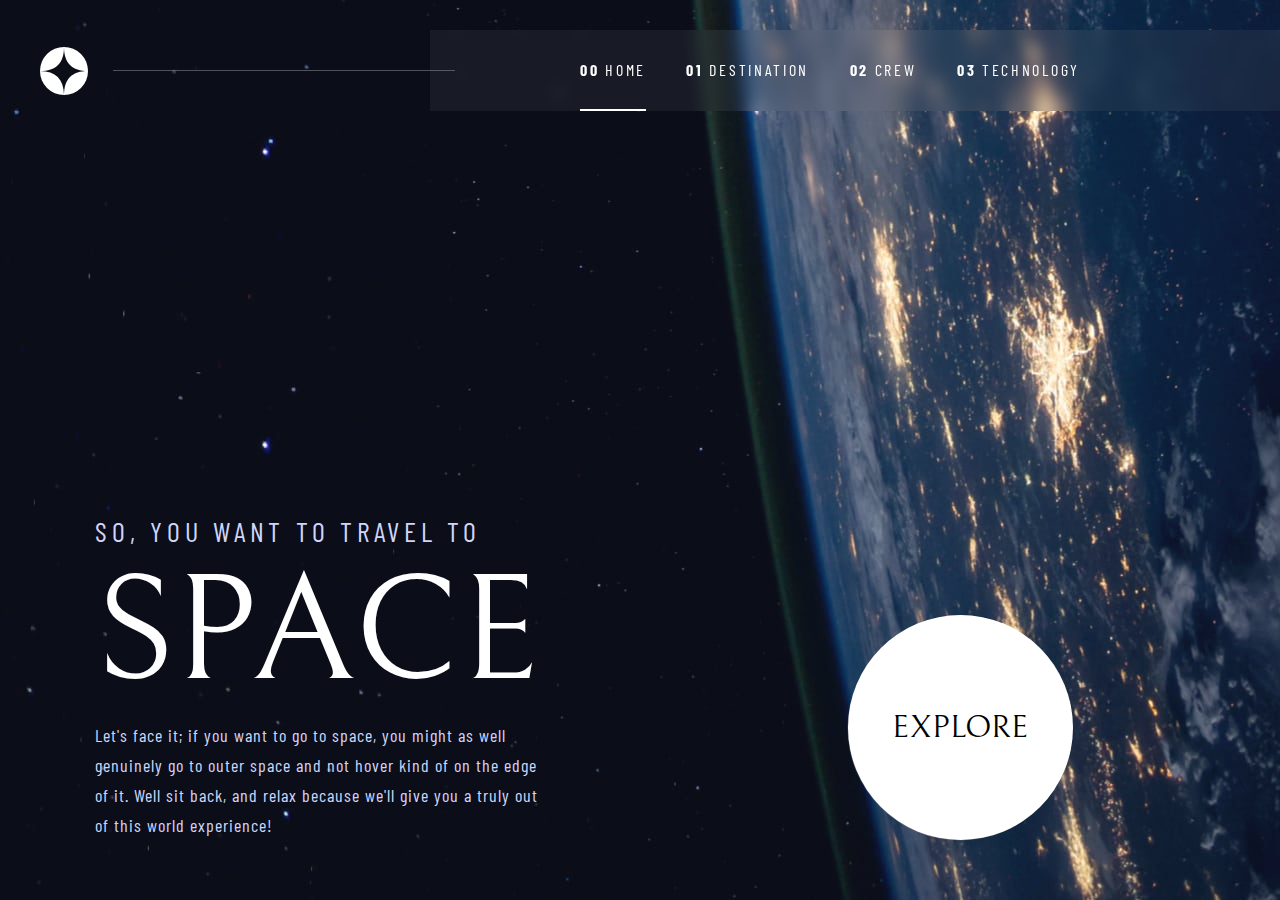
<file: index.html>
<!DOCTYPE html>
<html lang="en">

<head>
   <meta charset="UTF-8">
   <meta http-equiv="X-UA-Compatible" content="IE=edge">
   <meta name="viewport" content="width=device-width, initial-scale=1.0">
   <link rel="icon" type="image/png" sizes="32x32" href="./assets/icon-space-shuttle.png">
   <link rel="preconnect" href="https://fonts.googleapis.com">
   <link rel="preconnect" href="https://fonts.gstatic.com" crossorigin>
   <link href="https://fonts.googleapis.com/css2?family=Barlow+Condensed&family=Bellefair&display=swap"
         rel="stylesheet">
   <link rel="stylesheet" type="text/css" href="./css/shared/styles.css">
   <link rel="stylesheet" type="text/css" href="./css/home.css">
   <title>Space Tourism website</title>
</head>

<body>
   <header>
      <a href="index.html">
         <img src="./assets/shared/logo.svg" id="logo">
      </a>
      <div id="hr"></div>
      <nav id="navbar-main">
         <ul>
            <li>
               <a href="index.html" class="nav-text active">
                  <span>00</span> HOME
               </a>
            </li>
            <li>
               <a href="./destination.html" class="nav-text">
                  <span>01</span> DESTINATION
               </a>
            </li>
            <li>
               <a href="./crew.html" class="nav-text">
                  <span>02</span> CREW
               </a>
            </li>
            <li>
               <a href="./technology.html" class="nav-text">
                  <span>03</span> TECHNOLOGY
               </a>
            </li>
         </ul>
      </nav>
      <button id="nav-toggle">
         <img src="./assets/shared/icon-hamburger.svg">
      </button>
   </header>
   <main>
      <section class="grid-cell">
         <h5 class="heading-5">SO, YOU WANT TO TRAVEL TO</h5>
         <h1 class="heading-1">SPACE</h1>
         <p class="body-text">
            Let's face it; if you want to go to space, you might as well genuinely go to
            outer space and not hover kind of on the edge of it. Well sit back, and relax
            because we'll give you a truly out of this world experience!
         </p>
      </section>
      <button id="explore-btn">
         <a href="./destination.html">
            <h4 class="heading-4">EXPLORE</h4>
         </a>
      </button>
   </main>
   <script type="module" src="./js/home.js"></script>
</body>

</html>
</file>
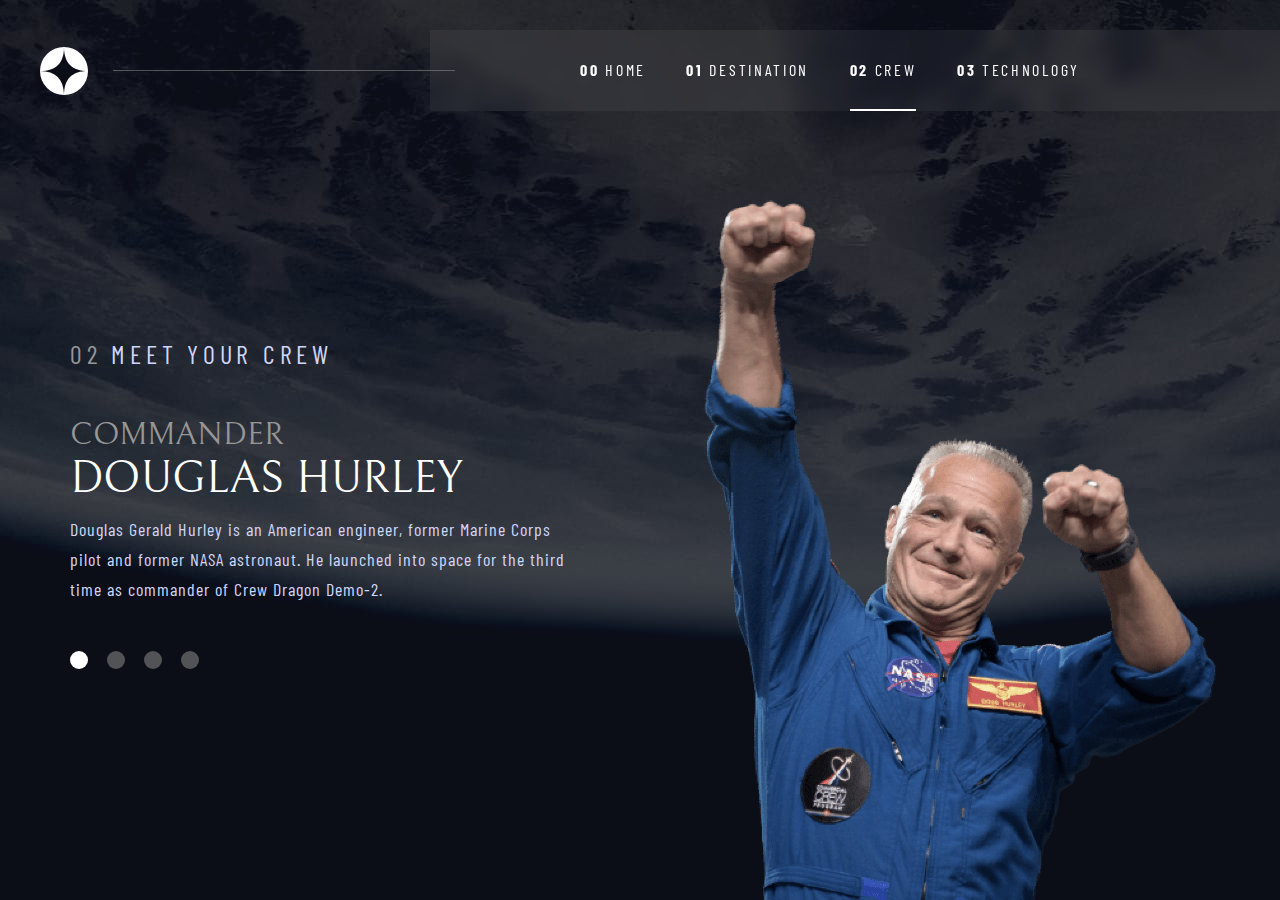
<file: crew.html>
<!DOCTYPE html>
<html lang="en">

<head>
   <meta charset="UTF-8">
   <meta http-equiv="X-UA-Compatible" content="IE=edge">
   <meta name="viewport" content="width=device-width, initial-scale=1.0">
   <link rel="icon" type="image/png" sizes="32x32" href="./assets/icon-space-shuttle.png">
   <link rel="preconnect" href="https://fonts.googleapis.com">
   <link rel="preconnect" href="https://fonts.gstatic.com" crossorigin>
   <link href="https://fonts.googleapis.com/css2?family=Barlow+Condensed&family=Bellefair&display=swap"
      rel="stylesheet">
   <link rel="stylesheet" type="text/css" href="./css/shared/styles.css">
   <link rel="stylesheet" type="text/css" href="./css/crew.css">
   <title>Space Tourism website</title>
</head>

<body>
   <header>
      <a href="./index.html">
         <img src="./assets/shared/logo.svg" id="logo">
      </a>
      <div id="hr"></div>
      <nav id="navbar-main">
         <ul>
            <li>
               <a href="./index.html" class="nav-text">
                  <span>00</span> HOME
               </a>
            </li>
            <li>
               <a href="./destination.html" class="nav-text">
                  <span>01</span> DESTINATION
               </a>
            </li>
            <li>
               <a href="./crew.html" class="nav-text active">
                  <span>02</span> CREW
               </a>
            </li>
            <li>
               <a href="./technology.html" class="nav-text">
                  <span>03</span> TECHNOLOGY
               </a>
            </li>
         </ul>
      </nav>
      <button id="nav-toggle">
         <img src="./assets/shared/icon-hamburger.svg">
      </button>
   </header>
   <main>
      <div class="grid-cell">
         <h5 class="heading-5">
            <span>02</span> MEET YOUR CREW
         </h5>
         <div>
            <h4 class="heading-4">COMMANDER</h4>
            <h3 class="heading-3">DOUGLAS HURLEY</h3>
            <p class="body-text">
               Douglas Gerald Hurley is an American engineer, former Marine Corps pilot and former NASA astronaut. He
               launched into space for the third time as commander of Crew Dragon Demo-2.
            </p>
         </div>
         <nav>
            <ul id="crew-nav-btns">
               <li>
                  <button class="crew-nav-btn active"></button>
               </li>
               <li>
                  <button class="crew-nav-btn"></button>
               </li>
               <li>
                  <button class="crew-nav-btn"></button>
               </li>
               <li>
                  <button class="crew-nav-btn"></button>
               </li>
            </ul>
         </nav>
      </div>
      <img src="./assets/crew/image-douglas-hurley.png" id="crew-img">
   </main>
   <script type="module" src="./js/crew.js"></script>
</body>

</html>
</file>
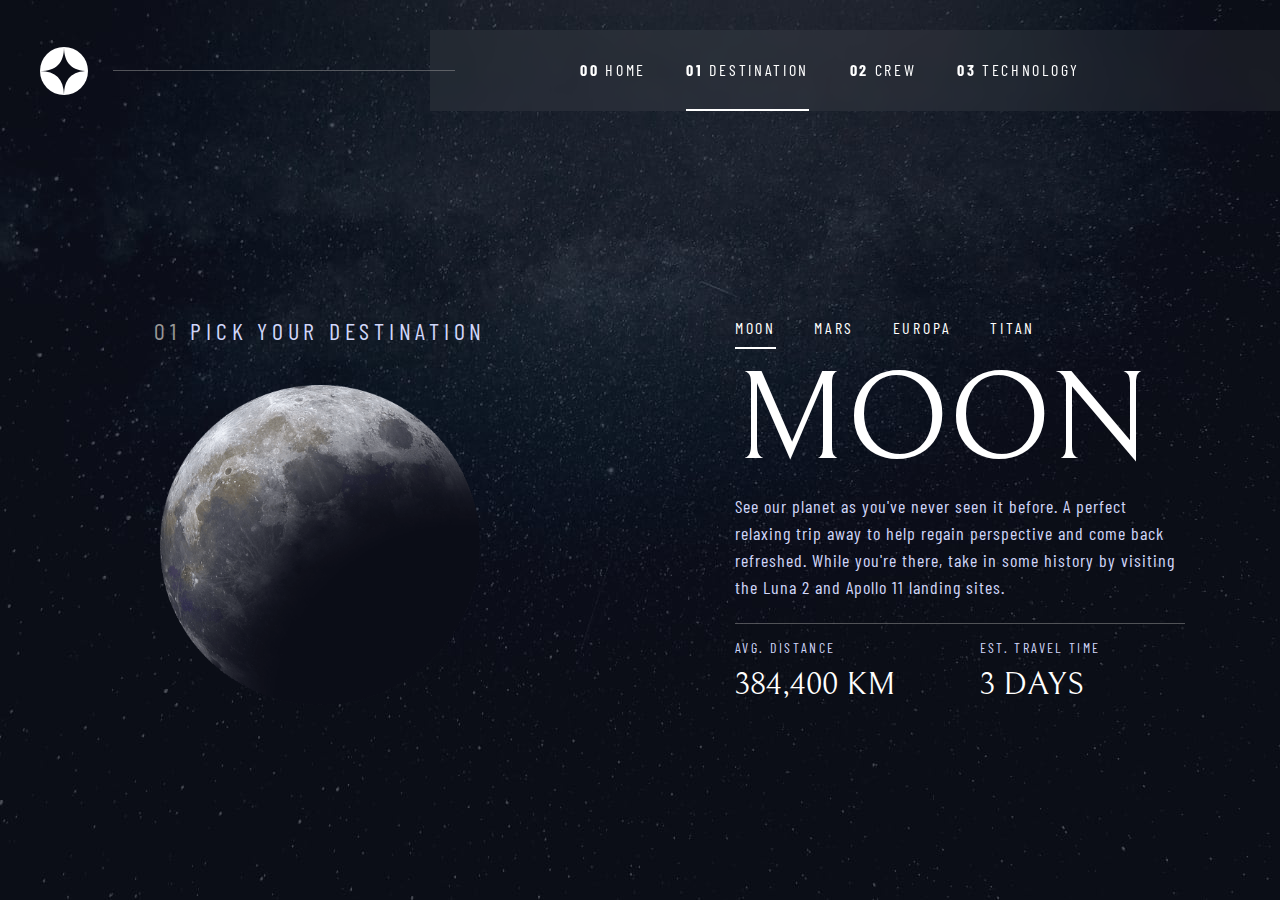
<file: destination.html>
<!DOCTYPE html>
<html lang="en">

<head>
   <meta charset="UTF-8">
   <meta http-equiv="X-UA-Compatible" content="IE=edge">
   <meta name="viewport" content="width=device-width, initial-scale=1.0">
   <link rel="icon" type="image/png" sizes="32x32" href="./assets/icon-space-shuttle.png">
   <link rel="preconnect" href="https://fonts.googleapis.com">
   <link rel="preconnect" href="https://fonts.gstatic.com" crossorigin>
   <link href="https://fonts.googleapis.com/css2?family=Barlow+Condensed&family=Bellefair&display=swap"
      rel="stylesheet">
   <link rel="stylesheet" type="text/css" href="./css/shared/styles.css">
   <link rel="stylesheet" type="text/css" href="./css/destination.css">
   <title>Space Tourism website</title>
</head>

<body>
   <header>
      <a href="./index.html">
         <img src="./assets/shared/logo.svg" id="logo">
      </a>
      <div id="hr"></div>
      <nav id="navbar-main">
         <ul>
            <li>
               <a href="./index.html" class="nav-text">
                  <span>00</span> HOME
               </a>
            </li>
            <li>
               <a href="./destination.html" class="nav-text active">
                  <span>01</span> DESTINATION
               </a>
            </li>
            <li>
               <a href="./crew.html" class="nav-text">
                  <span>02</span> CREW
               </a>
            </li>
            <li>
               <a href="./technology.html" class="nav-text">
                  <span>03</span> TECHNOLOGY
               </a>
            </li>
         </ul>
      </nav>
      <button id="nav-toggle">
         <img src="./assets/shared/icon-hamburger.svg">
      </button>
   </header>
   <main>
      <section class="grid-cell first">
         <h5 class="heading-5">
            <span>01</span> PICK YOUR DESTINATION
         </h5>
         <img src="./assets/destination/image-moon.png">
      </section>
      <section class="grid-cell second">
         <nav id="navbar-secondary">
            <ul>
               <li>
                  <button class="nav-text active">MOON</button>
               </li>
               <li>
                  <button class="nav-text">MARS</button>
               </li>
               <li>
                  <button class="nav-text">EUROPA</button>
               </li>
               <li>
                  <button class="nav-text">TITAN</button>
               </li>
            </ul>
         </nav>
         <h1 class="heading-1">MOON</h1>
         <p class="body-text">
            See our planet as you've never seen it before. A perfect relaxing trip away to help regain perspective and
            come back refreshed. While you're there, take in some history by visiting the Luna 2 and Apollo 11 landing
            sites.
         </p>
         <div id="numerical-info">
            <div>
               <h6 class="subheading-2">AVG. DISTANCE</h6>
               <h4 class="heading-4" id="distance">384,400 KM</h4>
            </div>
            <div>
               <h6 class="subheading-2">EST. TRAVEL TIME</h6>
               <h4 class="heading-4" id="travel-time">3 DAYS</h4>
            </div>
         </div>
      </section>
   </main>
   <script type="module" src="./js/destination.js"></script>
</body>

</html>
</file>
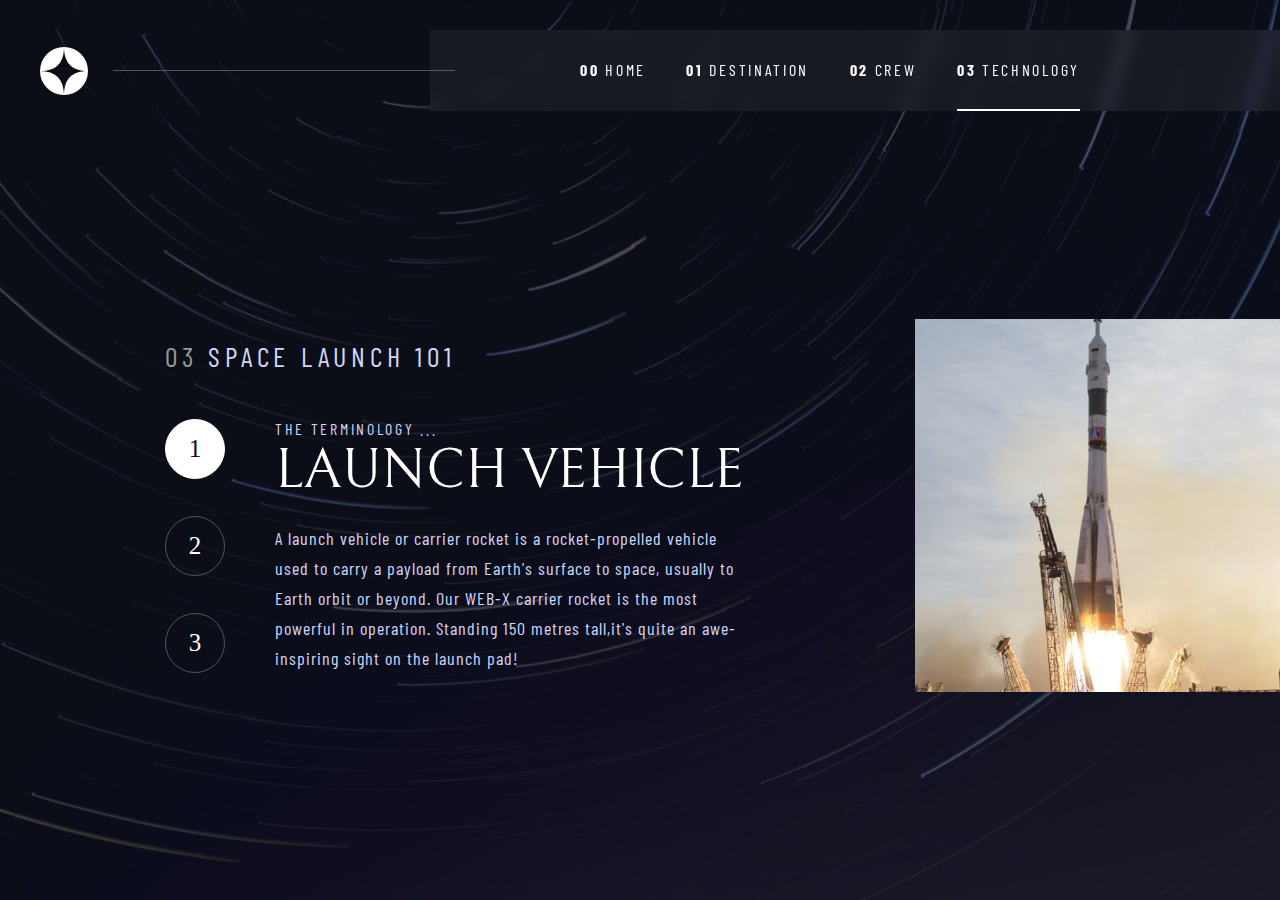
<file: technology.html>
<!DOCTYPE html>
<html lang="en">

<head>
   <meta charset="UTF-8">
   <meta http-equiv="X-UA-Compatible" content="IE=edge">
   <meta name="viewport" content="width=device-width, initial-scale=1.0">
   <link rel="icon" type="image/png" sizes="32x32" href="./assets/icon-space-shuttle.png">
   <link rel="preconnect" href="https://fonts.googleapis.com">
   <link rel="preconnect" href="https://fonts.gstatic.com" crossorigin>
   <link href="https://fonts.googleapis.com/css2?family=Barlow+Condensed&family=Bellefair&display=swap"
      rel="stylesheet">
   <link rel="stylesheet" type="text/css" href="./css/shared/styles.css">
   <link rel="stylesheet" type="text/css" href="./css/technology.css">
   <title>Space Tourism website</title>
</head>

<body>
   <header>
      <a href="./index.html">
         <img src="./assets/shared/logo.svg" id="logo">
      </a>
      <div id="hr"></div>
      <nav id="navbar-main">
         <ul>
            <li>
               <a href="./index.html" class="nav-text">
                  <span>00</span> HOME
               </a>
            </li>
            <li>
               <a href="./destination.html" class="nav-text">
                  <span>01</span> DESTINATION
               </a>
            </li>
            <li>
               <a href="./crew.html" class="nav-text">
                  <span>02</span> CREW
               </a>
            </li>
            <li>
               <a href="./technology.html" class="nav-text active">
                  <span>03</span> TECHNOLOGY
               </a>
            </li>
         </ul>
      </nav>
      <button id="nav-toggle">
         <img src="./assets/shared/icon-hamburger.svg">
      </button>
   </header>
   <main>
      <div class="grid-cell">
         <h5 class="heading-5">
            <span>03</span> SPACE LAUNCH 101
         </h5>
         <nav id="tech-nav-btns">
            <ul>
               <li>
                  <button class="tech-nav-btn active">1</button>
               </li>
               <li>
                  <button class="tech-nav-btn">2</button>
               </li>
               <li>
                  <button class="tech-nav-btn">3</button>
               </li>
            </ul>
         </nav>
         <div id="text-container">
            <h4 id="mini-header">THE TERMINOLOGY ...</h4>
            <h3 class="heading-3">LAUNCH VEHICLE</h3>
            <p class="body-text">
               A launch vehicle or carrier rocket is a rocket-propelled vehicle used to carry a payload from Earth's surface to space, usually to Earth orbit or beyond. Our WEB-X carrier rocket is the most powerful in operation. Standing 150 metres tall,it's quite an awe-inspiring sight on the launch pad!
            </p>
         </div>
      </div>
      <img src="./assets/technology/image-launch-vehicle-portrait.jpg" id="tech-img">
   </main>
   <script type="module" src="./js/technology.js"></script>
</body>

</html>
</file>
<file: css/shared/styles.css>
/* Removing padding and margin */
* {
   margin: 0;
   padding: 0;
   border: 0;
}

/* Default body styles */
body {
   font-family: "Bellefair", sans-serif;
   height: 100vh;
   background-size: cover;
   background-position: center;
   color: #fff;
   display: flex;
   flex-direction: column;
}

/* Default tag styles */
a {
   color: inherit;
   text-decoration: none;
}

a:visited {
   color: inherit;
}

/* Default header styles */
h1,
h2,
h3,
h4,
h5,
h6 {
   font-weight: normal;
}

/* Display style classes */
button.nav-text,
li a.nav-text {
   font-family: "Barlow Condensed";
   font-size: 16px;
   letter-spacing: 2.7px;
   display: block;
   border-bottom: 2px solid transparent;
   transition: 0.25s;
}

button.nav-text:hover,
li a.nav-text:hover {
   border-bottom: 2px solid #979797;
}

button.nav-text.active,
li a.nav-text.active {
   border-bottom: 2px solid #fff;
}

li a.nav-text span {
   font-weight: bold;
}

h1.heading-1 {
   font-family: "Bellefair";
   font-size: 150px;
}

h2.heading-2 {
   font-family: "Bellefair";
   font-size: 100px;
}

h3.heading-3 {
   font-family: "Bellefair";
   font-size: 56px;
}

h4.heading-4 {
   font-family: "Bellefair";
   font-size: 32px;
}

h5.heading-5 {
   font-family: "Barlow Condensed";
   font-size: 28px;
   letter-spacing: 4.75px;
   color: #d0d6f9;
}

h6.subheading-1 {
   font-family: "Bellefair";
   font-size: 28px;
}

h6.subheading-2 {
   font-family: "Barlow Condensed";
   font-size: 14px;
   letter-spacing: 2.35px;
   color: #d0d6f9
}

p.body-text {
   font-family: "Barlow Condensed";
   font-size: 18px;
   color: #d0d6f9;
   line-height: 30px;
   letter-spacing: 1px;
}

/* Navbar styles */
header {
   display: flex;
   align-items: center;
   justify-content: space-between;
   margin: 30px 0 0 40px;
}

header #logo {
   display: block;
   transition: 0.25s ease-in;
}

header #logo:hover {
   transform: scale(0.9);
}

header #hr {
   background-color: rgba(151, 151, 151, 0.5);
   min-width: 1px;
   height: 1px;
   flex-grow: 1;
   transform: translateX(25px);
   position: relative;
   z-index: 1;
}

#navbar-main {
   padding-left: 150px;
   padding-right: 200px;
   position: relative;
   background-color: rgba(151, 151, 151, 0.1);
   backdrop-filter: blur(8px);
}

#navbar-main ul {
   list-style-type: none;
   display: flex;
   width: 500px;
   justify-content: space-between;
}

#navbar-main ul li a.nav-text {
   padding: 30px 0;
}

header #nav-toggle {
   background: none;
   display: none;
   cursor: pointer;
   position: relative;
   z-index: 2;
}

header #nav-toggle img {
   display: block;
}

/* Display media */
@media only screen and (max-width: 1200px) {
   header {
      margin-top: 10px;
   }
   #navbar-main {
      padding-left: 75px;
      padding-right: 100px;
   }
}

@media only screen and (max-width: 1000px) {
   header {
      margin-top: 0;
      margin-bottom: 20px;
   }
   #navbar-main {
      padding: 0 50px;
   }
   li a.nav-text span {
      display: none;
   }
}

@media only screen and (max-width: 850px) {
   header #hr {
      display: none;
   }
   #navbar-main {
      padding: 0 30px;
   }
   #navbar-main ul {
      width: 400px;
   }
}

@media only screen and (max-width: 650px) {
   header {
      margin-left: 25px;
   }
   #navbar-main {
      padding: 0 24px;
   }
   #navbar-main ul li a.nav-text {
      padding: 24px 0;
   }
}

@media only screen and (max-width: 550px) {
   header {
      margin: 20px 25px;
   }
   header #logo {
      width: 42px;
   }
   #navbar-main {
      height: 100vh;
      position: fixed;
      top: 0;
      right: 0;
      z-index: 1;
      padding: 0;
      width: 254px;
      padding: 30px;
      box-sizing: border-box;
      transform: translateX(100%);
      transition: 0.25s ease;
      backdrop-filter: blur(16px);
   }
   #navbar-main.show {
      transform: translateX(0%);
   }
   #navbar-main ul {
      flex-direction: column;
      width: auto;
      margin-top: 90px;
   }
   #navbar-main ul li {
      opacity: 0;
   }
   #navbar-main ul li.fadeIn {
      animation: 0.3s fadeIn forwards;
   }
   #navbar-main ul li:nth-of-type(1) {
      animation-delay: 0.2s;
   }
   #navbar-main ul li:nth-of-type(2) {
      animation-delay: 0.3s;
   }
   #navbar-main ul li:nth-of-type(3) {
      animation-delay: 0.4s;
   }
   #navbar-main ul li:nth-of-type(4) {
      animation-delay: 0.5s;
   }
   @keyframes fadeIn {
      0% {
         transform: translateX(40px);
         opacity: 0;
      } 100% {
         transform: translateX(0px);
         opacity: 1;
      }
   }
   #navbar-main ul li a.nav-text {
      padding: 15px 0;
      border-bottom: none !important;
   }
   li a.nav-text span {
      display: inline;
   }
   header #nav-toggle {
      display: block;
   }
}

/* Main content styles */
main {
   display: grid;
   grid-template-columns: 1fr 1fr;
   flex-grow: 1;
   min-height: 0;
}

main .grid-cell {
   width: 450px;
}
</file>
<file: css/home.css>
body {
   background-image: url("../assets/home/background-home-desktop.jpg");
}

main .grid-cell {
   align-self: flex-end;
   justify-self: center;
   margin: 125px 0;
}

main #explore-btn {
   align-self: flex-end;
   justify-self: center;
   aspect-ratio: 1;
   width: 275px;
   border-radius: 100%;
   position: relative;
   cursor: pointer;
   margin: 125px 0;
   transition: 0.25s ease-out;
   background-color: #fff;
}

main #explore-btn:after {
   content: "";
   display: block;
   position: absolute;
   top: 50%;
   left: 50%;
   transform: translate(-50%, -50%);
   background-color: rgba(151, 151, 151, 0.35);
   aspect-ratio: 1;
   width: 100%;
   border-radius: 100%;
   z-index: -1;
   transition: 0.25s ease-out;
}

main #explore-btn:hover:after {
   width: calc(100% + 30%);
}

main #explore-btn a {
   display: block;
   height: 100%;
   display: flex;
   justify-content: center;
   align-items: center;
   pointer-events: none;
}

main #explore-btn.animate {
   animation: 0.75s rotate linear forwards;
}

@keyframes rotate {
   0% {
      transform: rotateY(0deg) translateY(0px);
      opacity: 1;
   }
   100% {
      transform: rotateY(720deg) translateY(-50px);
      opacity: 0;
   }
}

@media only screen and (max-width: 1400px) {
   main .grid-cell {
      margin: 0 0 60px 0;
   }
   main #explore-btn {
      margin: 0 0 60px 0;
      width: 225px;
   }
}

@media only screen and (max-width: 1200px) {
   main .grid-cell {
      justify-self: flex-end;
   }
}

@media only screen and (max-width: 1000px) {
   body {
      background-image: url("../assets/home/background-home-tablet.jpg");
   }
   main {
      grid-template-columns: 1fr;
      grid-template-rows: 1fr 1fr;
   }
   main .grid-cell {
      justify-self: center;
      margin: 0;
   }
   main .grid-cell > * {
      text-align: center;
   }
   main #explore-btn {
      margin: 0;
      align-self: center;
   }
}

@media only screen and (max-width: 850px) {
   main .grid-cell {
      width: 400px;
   }
   h5.heading-5 {
      font-size: 22px;
   }
   h1.heading-1 {
      font-size: 125px;
   }
   p.body-text {
      line-height: 25px;
      font-size: 16px;
   }
}

@media only screen and (max-width: 550px) {
   body {
      background-image: url("../assets/home/background-home-mobile.jpg");
   }
   main .grid-cell {
      width: 380px;
      align-self: center;
   }
   h5.heading-5 {
      font-size: 22px;
      margin-bottom: 20px;
   }
   h1.heading-1 {
      font-size: 125px;
      margin-bottom: 20px;
   }
   p.body-text {
      line-height: 25px;
      font-size: 16px;
   }
   main #explore-btn {
      width: 200px;
   }
}

@media only screen and (max-width: 450px) {
   main .grid-cell {
      width: 350px;
   }
   h5.heading-5 {
      font-size: 18px;
      margin-bottom: 10px;
      letter-spacing: 3px;
   }
   h1.heading-1 {
      font-size: 100px;
      margin-bottom: 10px;
   }
   p.body-text {
      line-height: 25px;
      font-size: 16px;
   }
   main #explore-btn {
      width: 180px;
   }
   main #explore-btn h4.heading-4 {
      font-size: 25px;
   }
}

@media only screen and (max-width: 380px) {
   main .grid-cell {
      width: 290px;
   }
   h5.heading-5 {
      font-size: 16px;
      margin-bottom: 10px;
   }
   h1.heading-1 {
      font-size: 80px;
      margin-bottom: 10px;
   }
   p.body-text {
      line-height: 25px;
      font-size: 16px;
   }
   main #explore-btn {
      width: 150px;
   }
   main #explore-btn h4.heading-4 {
      font-size: 22px;
   }
}
</file>
<file: css/crew.css>
body {
   background-image: url("../assets/crew/background-crew-desktop.jpg");
   overflow-y: hidden;
}

main .grid-cell {
   justify-self: center;
   align-self: center;
   display: flex;
   flex-direction: column;
   width: 500px;
   height: 60%;
   justify-content: space-between;
}

main .grid-cell h5.heading-5 span {
   color: #979797;
}

main .grid-cell div h4.heading-4 {
   color: #979797;
}

main .grid-cell div p.body-text {
   margin-top: 20px;
}

main .grid-cell #crew-nav-btns {
   list-style-type: none;
}

main .grid-cell #crew-nav-btns li {
   display: inline-block;
   margin-right: 15px;
}

main .grid-cell #crew-nav-btns li .crew-nav-btn {
   aspect-ratio: 1;
   width: 18px;
   background-color: rgba(151, 151, 151, 0.5);
   border-radius: 100%;
   cursor: pointer;
   display: block;
}

main .grid-cell #crew-nav-btns li .crew-nav-btn:hover {
   background-color: rgba(151, 151, 151, 0.85);
}

main .grid-cell #crew-nav-btns li .crew-nav-btn.active {
   background-color: #fff;
}

main #crew-img {
   align-self: flex-end;
   justify-self: center;
}

@media only screen and (max-width: 1500px) {
   main .grid-cell {
      height: 335px;
   }
   main .grid-cell h5.heading-5 {
      font-size: 26px;
   }
   main .grid-cell div h3.heading-3 {
      font-size: 45px;
   }
   main .grid-cell div p.body-text {
      margin-top: 10px;
   }
}

@media only screen and (max-width: 1500px) and (max-height: 750px) {
   main #crew-img {
      height: 475px;
   }
}

@media only screen and (max-width: 1250px) {
   main .grid-cell {
      justify-self: flex-end;
   }
}

@media only screen and (max-width: 1200px) {
   main .grid-cell {
      height: 325px;
      width: 460px;
   }
   main .grid-cell h5.heading-5 {
      font-size: 22px;
      letter-spacing: 3px;
   }
   main .grid-cell div h4.heading-4 {
      font-size: 26px;
   }
   main .grid-cell div h3.heading-3 {
      font-size: 38px;
   }
   main .grid-cell div p.body-text {
      margin-top: 8px;
   }
   main #crew-img {
      height: 450px;
   }
}

@media only screen and (max-width: 1000px) {
   main .grid-cell {
      height: 325px;
      width: 400px;
   }
   main .grid-cell h5.heading-5 {
      font-size: 20px;
      letter-spacing: 3px;
   }
   main .grid-cell div h4.heading-4 {
      font-size: 24px;
   }
   main .grid-cell div h3.heading-3 {
      font-size: 35px;
   }
   main .grid-cell div p.body-text {
      margin-top: 7px;
      font-size: 16px;
      line-height: 25px;
   }
   main #crew-img {
      height: 400px;
   }
}

@media only screen and (max-width: 950px) {
   body {
      background-image: url("../assets/crew/background-crew-tablet.jpg");
   }
   main {
      grid-template-columns: 1fr;
      grid-template-rows: 1fr 1fr;
   }
   main .grid-cell {
      align-items: center;
      text-align: center;
      justify-self: stretch;
      width: auto;
      padding-left: 30px;
   }
   main .grid-cell h5.heading-5 {
      align-self: flex-start;
   }
   main .grid-cell div {
      width: 440px;
   }
   main .grid-cell div h3.heading-3 {
      margin-top: 10px;
      font-size: 40px;
   }
   main .grid-cell #crew-nav-btns li .crew-nav-btn {
      width: 10px;
   }
}

@media only screen and (max-width: 675px) {
   main .grid-cell h5.heading-5 {
      font-size: 18px;
   }
   main .grid-cell div h4.heading-4 {
      font-size: 22px;
   }
   main .grid-cell div h3.heading-3 {
      font-size: 36px;
      margin-top: 8px;
   }
   main .grid-cell div p.body-text {
      font-size: 15px;
   }
   main #crew-img {
      height: 360px;
   }
}

@media only screen and (max-width: 625px) {
   body {
      background-image: url("../assets/crew/background-crew-mobile.jpg");
   }
   main {
      padding: 0 30px;
      position: relative;
   }
   main .grid-cell {
      grid-row-start: 2;
      box-sizing: border-box;
      border-top: 1px solid rgba(151, 151, 151, 0.5);
      padding: 0;
      flex-direction: column-reverse;
      justify-content: flex-end;
      align-self: flex-start;
      height: 250px;
      padding-top: 10px;
   }
   main .grid-cell h5.heading-5 {
      position: absolute;
      top: 0;
      left: 50%;
      transform: translateX(-50%);
   }
   main .grid-cell div {
      margin-top: 30px;
   }
   main #crew-img {
      grid-row-start: 1;
      height: 325px;
   }
}

@media only screen and (max-width: 510px) {
   main .grid-cell div {
      width: 100%;
   }
   main .grid-cell div h4.heading-4 {
      font-size: 16px;
   }
   main .grid-cell div h3.heading-3 {
      font-size: 24px;
   }
   main #crew-img {
      height: 300px;
   }
}

@media only screen and (max-width: 450px) {
   main #crew-img {
      height: 250px;
   }
}
</file>
<file: css/destination.css>
body {
   background-image: url("../assets/destination/background-destination-desktop.jpg");
}

main .grid-cell {
   align-self: center;
   justify-self: center;
}

main .grid-cell.first {
   display: flex;
   flex-direction: column;
   align-items: center;
}

main .grid-cell.first h5.heading-5 {
   margin-top: 20px;
   margin-bottom: 70px;
}

main .grid-cell.first h5.heading-5 span {
   color: #979797;
}

main .grid-cell.first img {
   margin-top: 30px;
}

main .grid-cell.second {
   width: 500px;
}

main .grid-cell.second #navbar-secondary ul {
   display: flex;
   width: 300px;
   justify-content: space-between;
   list-style-type: none;
}

main .grid-cell.second #navbar-secondary ul li button.nav-text {
   cursor: pointer;
   background: none;
   color: #fff;
   padding: 10px 0;
}

main .grid-cell.second p.body-text {
   min-height: 120px;
}

main .grid-cell.second #numerical-info {
   display: flex;
   margin-top: 50px;
   padding-top: 35px;
   border-top: 1px solid rgba(151, 151, 151, 0.5);
}

main .grid-cell.second #numerical-info div {
   flex-grow: 1;
}

main .grid-cell.second #numerical-info div h6.subheading-2 {
   margin-bottom: 10px;
}

@media only screen and (max-width: 1500px) {
   main .grid-cell.first h5.heading-5 {
      margin-top: 10px;
      margin-bottom: 25px;
   }
   main .grid-cell.first img {
      width: 400px;
   }
}

@media only screen and (max-width: 1300px) {
   main .grid-cell.first h5.heading-5 {
      font-size: 24px;
      margin-top: 10px;
      margin-bottom: 10px;
   }
   main .grid-cell.first img {
      width: 320px;
   }
   main .grid-cell.second {
      width: 450px;
   }
   main .grid-cell.second h1.heading-1 {
      font-size: 125px;
   }
   main .grid-cell.second #numerical-info {
      margin-top: 10px;
      padding-top: 15px;
   }
   main .grid-cell.second p.body-text {
      line-height: 27px;
   }
}

@media only screen and (max-width: 1200px) {
   main .grid-cell.first h5.heading-5 {
      font-size: 20px;
      margin-top: 10px;
      margin-bottom: 10px;
   }
   main .grid-cell.first img {
      width: 300px;
   }
   main .grid-cell.second {
      width: 400px;
   }
   main .grid-cell.second h1.heading-1 {
      font-size: 110px;
   }
   main .grid-cell.second #numerical-info {
      margin-top: 10px;
      padding-top: 10px;
   }
   main .grid-cell.second p.body-text {
      line-height: 25px;
      font-size: 16px;
   }
   main .grid-cell.second #numerical-info div h6.subheading-2 {
      font-size: 13px;
   }
   main .grid-cell.second #numerical-info div h4.heading-4 {
      font-size: 28px;
   }
}

@media only screen and (max-width: 1000px) {
   main {
      grid-template-columns: 1fr;
      grid-template-rows: 1fr 1fr;
   }
   main .grid-cell,
   main .grid-cell.second {
      align-self: stretch;
      width: 100%;
      box-sizing: border-box;
   }
   main .grid-cell.first {
      justify-content: space-around;
      padding-left: 30px;
   }
   main .grid-cell.first h5.heading-5 {
      align-self: flex-start;
   }
   main .grid-cell.first img {
      margin: 0;
   }
   main .grid-cell.second {
      display: flex;
      flex-direction: column;
      align-items: center;
      justify-content: space-around;
      padding: 0px 75px 35px 75px;
      box-sizing: border-box;
   }
   main .grid-cell.second h1.heading-1 {
      font-size: 90px;
   }
   main .grid-cell.second p.body-text {
      text-align: center;
      max-width: 700px;
      min-height: 100px;
   }
   main .grid-cell.second #numerical-info {
      align-self: stretch;
      justify-content: space-around;
      margin-top: 10px;
      padding-top: 20px;
   }
   main .grid-cell.second #numerical-info div {
      flex-grow: 0;
      display: flex;
      flex-direction: column;
      align-items: center;
   }
}

@media only screen and (max-width: 650px) {
   main .grid-cell.first {
      padding-left: 40px;
   }
   main .grid-cell.first h5.heading-5 {
      font-size: 18px;
   }
   main .grid-cell.first img {
      width: 275px;
   }
   main .grid-cell.second h1.heading-1 {
      font-size: 75px;
   }
   main .grid-cell.second p.body-text {
      text-align: center;
      max-width: 700px;
   }
   main .grid-cell.second #numerical-info div h6.subheading-2 {
      font-size: 12px;
   }
   main .grid-cell.second #numerical-info div h4.heading-4 {
      font-size: 25px;
   }
}

@media only screen and (max-width: 550px) {
   body {
      background-image: url("../assets/destination/background-destination-mobile.jpg");
   }
   main .grid-cell.first {
      padding: 0;
   }
   main .grid-cell.first h5.heading-5 {
      align-self: center;
      letter-spacing: 3px;
   }
   main .grid-cell.first img {
      width: 190px;
   }
   main .grid-cell.second {
      padding: 10px 50px 35px 50px;
   }
   main .grid-cell.second #navbar-secondary ul {
      width: 275px;
      margin-bottom: 10px;
   }
   main .grid-cell.second #numerical-info {
      flex-direction: column;
      height: 175px;
      margin-top: 25px;
   }
}


@media only screen and (max-width: 417px) {
   main .grid-cell.second p.body-text {
      min-height: 125px;
   }
}

@media only screen and (max-width: 450px) {
   main .grid-cell.first img {
      width: 170px;
   }
   main .grid-cell.second {
      padding: 10px 30px 30px 30px;
   }
}

@media only screen and (max-width: 400px) {
   main .grid-cell.second #navbar-secondary ul {
      width: 240px;
      margin-bottom: 10px;
   }
   main .grid-cell.second #navbar-secondary ul li button.nav-text {
      padding: 8px 0;
      font-size: 14px;
   }
   main .grid-cell.second h1.heading-1 {
      font-size: 56px;
   }
   main .grid-cell.second #numerical-info {
      height: 150px;
   }
}

@media only screen and (max-width: 343px) {
   main .grid-cell.second p.body-text {
      min-height: 150px;
   }
}
</file>
<file: css/technology.css>
body {
   background-image: url("../assets/technology/background-technology-desktop.jpg");
}

main {
   grid-template-columns: 1fr auto;
}

main .grid-cell {
   align-self: center;
   justify-self: center;
   display: grid;
   grid-template-areas:
      "heading heading heading heading heading"
      "tech-nav-btns text-container text-container text-container text-container";
   grid-template-columns: auto 1fr 1fr 1fr 1fr;
   grid-template-rows: 125px auto;
   width: auto;
   max-width: 610px
}

main .grid-cell h5.heading-5 {
   grid-area: heading;
}

main .grid-cell h5.heading-5 span {
   color: #979797;
}

main .grid-cell #tech-nav-btns {
   grid-area: tech-nav-btns;
   min-height: 254px;
}

main .grid-cell #tech-nav-btns ul {
   height: 100%;
   list-style-type: none;
   padding: 0 50px 0 0;
   display: flex;
   flex-direction: column;
   justify-content: space-between;
}

main .grid-cell #tech-nav-btns ul li .tech-nav-btn {
   aspect-ratio: 1;
   display: block;
   width: 60px;
   border-radius: 100%;
   background: none;
   border: 1px solid rgba(151, 151, 151, 0.5);
   color: #fff;
   font-size: 25px;
   font-family: "Barlow-Condensed";
   cursor: pointer;
   transition: 0.25s;
}

main .grid-cell #tech-nav-btns ul li .tech-nav-btn:hover {
   border: 1px solid #fff;
}

main .grid-cell #tech-nav-btns ul li .tech-nav-btn.active {
   border: 1px solid #fff;
   background-color: #fff;
   color: #0b0d17;
}

main .grid-cell #text-container {
   grid-area: text-container;
}

main .grid-cell #text-container #mini-header {
   font-family: "Barlow Condensed";
   font-size: 16px;
   letter-spacing: 2.7px;
   color: #d0d6f9;
}

main .grid-cell #text-container p.body-text {
   margin-top: 20px;
}

main #tech-img {
   align-self: center;
}

@media only screen and (max-width: 1500px) {
   main #tech-img {
      width: 450px;
   }
}

@media only screen and (max-width: 1450px) {
   main .grid-cell {
      grid-template-rows: 80px auto;
   }
   main #tech-img {
      width: 400px;
   }
}

@media only screen and (max-width: 1350px) {
   main .grid-cell {
      grid-template-rows: 80px auto;
      max-width: 585px;
   }
   main #tech-img {
      width: 365px;
   }
}

@media only screen and (max-width: 1200px) {
   main .grid-cell {
      grid-template-rows: 60px auto;
      max-width: 555px;
   }
   main .grid-cell h5.heading-5 {
      font-size: 25px;
      letter-spacing: 4px;
   }
   main .grid-cell #tech-nav-btns {
      min-height: 240px;
   }
   main .grid-cell #tech-nav-btns ul li .tech-nav-btn {
      width: 55px;
   }
   main .grid-cell #text-container h3.heading-3 {
      font-size: 45px;
   }
   main .grid-cell #text-container p.body-text {
      font-size: 17px;
   }
}

@media only screen and (max-width: 1050px) {
   main #tech-img {
      width: 310px;
   }
}

@media only screen and (max-width: 965px) {
   main {
      grid-template-columns: 1fr;
      grid-template-rows: 0.9fr 1.1fr;
      position: relative;
   }
   main .grid-cell {
      grid-row-start: 2;
      display: flex;
      flex-direction: column;
      justify-content: space-between;
      align-items: center;
      text-align: center;
      justify-self: stretch;
      align-self: center;
      max-width: none;
   }
   main .grid-cell #tech-nav-btns {
      min-height: 0;
   }
   main .grid-cell #tech-nav-btns ul {
      flex-direction: row;
      padding: 0;
      width: 210px;
   }
   main .grid-cell h5.heading-5 {
      position: absolute;
      top: 0;
      left: 40px;
   }
   main .grid-cell #text-container {
      display: flex;
      flex-direction: column;
      justify-content: space-around;
      margin-top: 50px;
      width: 450px;
   }
   main .grid-cell #text-container #mini-header {
      margin-bottom: 10px;
   }
   main .grid-cell #text-container h3.heading-3 {
      font-size: 40px;
   }
   main .grid-cell #text-container p.body-text {
      font-size: 16px;
      min-height: 150px;
   }
   main #tech-img {
      grid-row-start: 1;
      width: 100%;
      min-width: 0;
      justify-self: center;
      max-width: 780px;
      align-self: flex-end;
   }
}

@media only screen and (max-width: 768px) {
   body {
      background: url("../assets/technology/background-technology-tablet.jpg");
   }
   main .grid-cell h5.heading-5 {
      font-size: 20px;
   }
   main .grid-cell #text-container {
      margin-top: 30px;
   }
}

@media only screen and (max-width: 725px) {
   main .grid-cell {
      align-self: flex-start;
   }
   main #tech-img {
      align-self: center;
   }
}

@media only screen and (max-width: 550px) {
   main .grid-cell h5.heading-5 {
      left: 50%;
      transform: translateX(-50%);
      width: max-content;
   }
   main .grid-cell #text-container {
      width: 80%;
      min-width: 300px;
   }
   main .grid-cell #text-container #mini-header {
      font-size: 14px;
   }
   main .grid-cell #text-container h3.heading-3 {
      font-size: 24px;
   }
   main .grid-cell #text-container p.body-text {
      font-size: 15px;
      line-height: 25px;
   }
   main .grid-cell #tech-nav-btns ul {
      width: 175px;
   }
   main .grid-cell #tech-nav-btns ul li .tech-nav-btn {
      width: 45px;
      font-size: 18px;
   }
}
</file>
